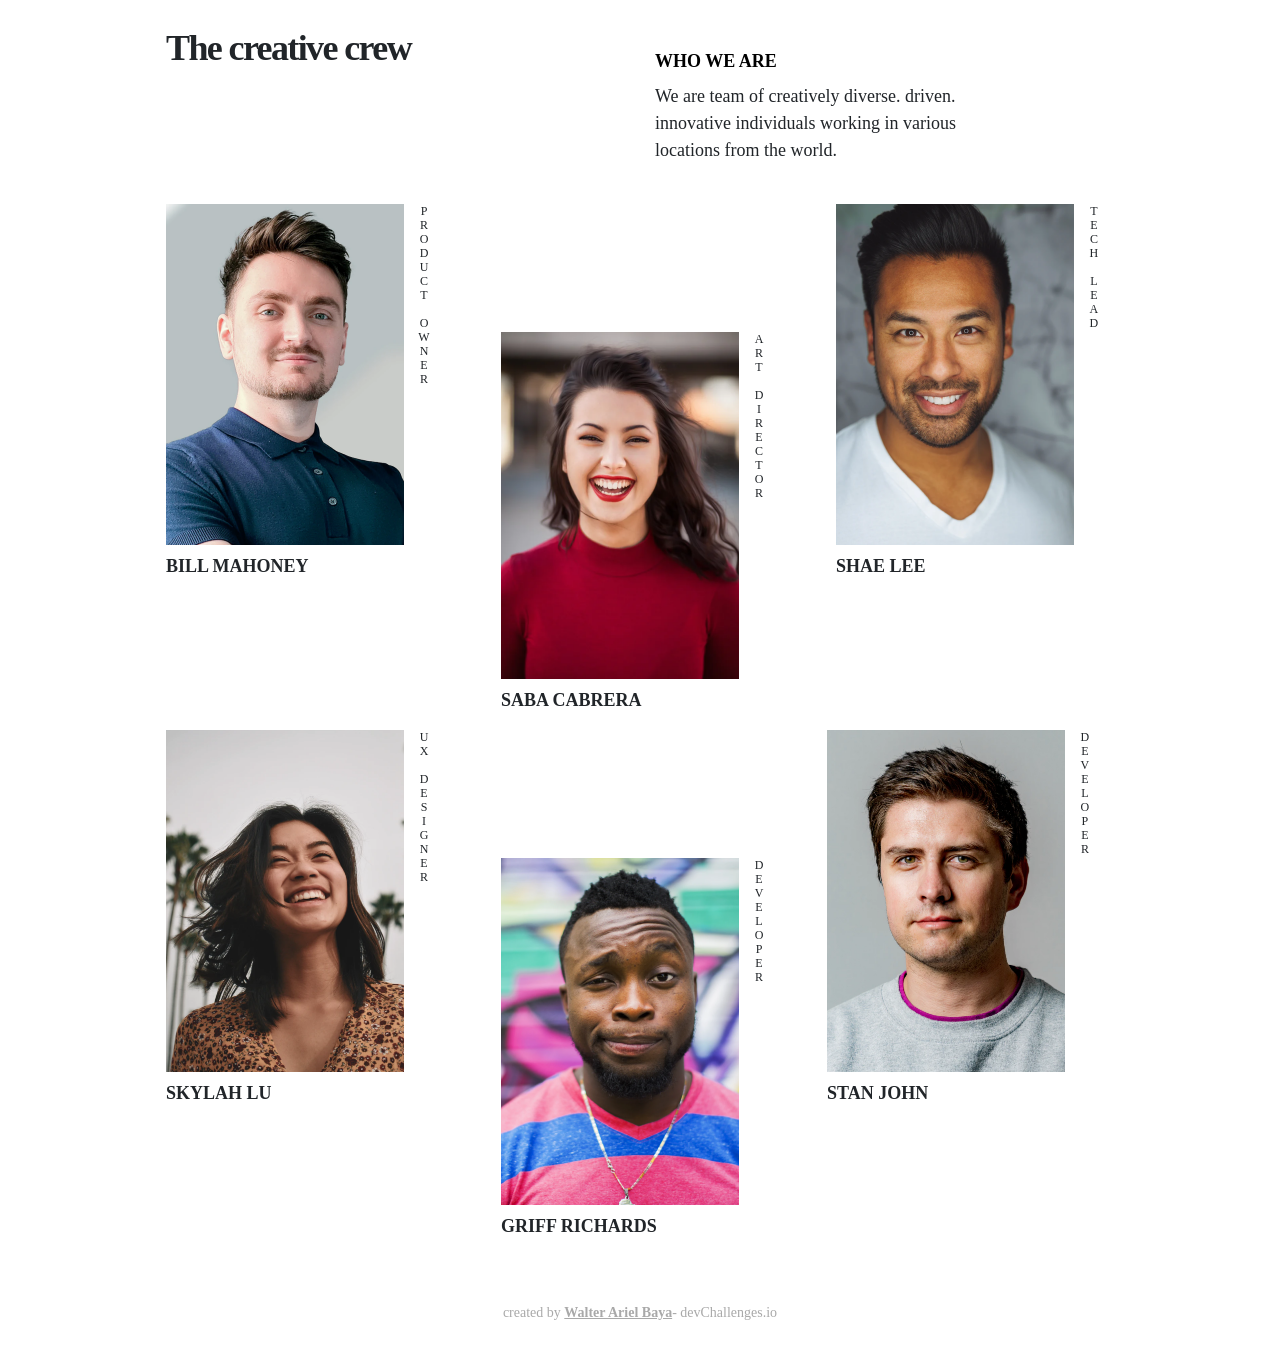
<file: index.html>
<!doctype html>
<html lang="en">

<head>
    <!-- Required meta tags -->
    <meta charset="utf-8">
    <meta name="viewport" content="width=device-width, initial-scale=1, shrink-to-fit=no">

    <link rel="stylesheet" href="https://stackpath.bootstrapcdn.com/bootstrap/4.3.1/css/bootstrap.min.css"
        integrity="sha384-ggOyR0iXCbMQv3Xipma34MD+dH/1fQ784/j6cY/iJTQUOhcWr7x9JvoRxT2MZw1T" crossorigin="anonymous">
    <link rel="stylesheet" href="./assets/css/index.css">

    <title>Team Page</title>
</head>

<body>
    <div class="container py-4 px-md-3 px-xl-5">
        <header class="row px-md-3  px-xl-5">
            <div class="col-12 col-lg-6">
                <h1>The creative crew</h1>
            </div>
            <div class="col-12 col-lg-6 py-4">
                <h3>
                    Who we are
                </h3>
                <p>We are team of creatively diverse. driven. innovative individuals working in various locations from
                    the world.</p>
            </div>
        </header>
        <main class="row px-md-3 px-xl-5">
            <div class="col-lg-4 col-6 image-container d-flex align-items-start justify-content-start">
                <div>
                    <div class="d-flex">
                        <img class="img-fluid" src="./assets/img/photo1.png" alt="photo1">
                        <p class="vertical-text">Product Owner</p>
                    </div>
                    <h4 class="py-2">Bill Mahoney</h4>
                </div>
            </div>
            <div class="col-lg-4 col-6 image-container d-flex align-items-end justify-content-center">
                <div>
                    <div class="d-flex">
                        <img class="img-fluid" src="./assets/img/photo2.png" alt="photo2">
                        <p class="vertical-text">Art Director</p>
                    </div>
                    <h4 class="py-2">Saba Cabrera</h4>
                </div>
            </div>
            <div class="col-lg-4 col-6 image-container d-flex align-items-start justify-content-end">
                <div>
                    <div class="d-flex">
                        <img class="img-fluid" src="./assets/img/photo3.png" alt="photo3">
                        <p class="vertical-text">Tech Lead</p>
                    </div>
                    <h4 class="py-2">Shae Lee</h4>
                </div>
            </div>
            <div class="col-lg-4 col-6 image-container d-flex align-items-end align-items-lg-start justify-content-start">
                <div>
                    <div class="d-flex">
                        <img class="img-fluid" src="./assets/img/photo4.png" alt="photo4">
                        <p class="vertical-text">Ux Designer</p>
                    </div>
                    <h4 class="py-2">Skylah Lu</h4>
                </div>
            </div>
            <div class="col-lg-4 col-6 image-container d-flex align-items-start align-items-lg-end justify-content-center">
                <div>
                    <div class="d-flex">
                        <img class="img-fluid" src="./assets/img/photo5.png" alt="photo5">
                        <p class="vertical-text">Developer</p>
                    </div>
                    <h4 class="py-2">Griff Richards</h4>
                </div>
            </div>
            <div class="col-lg-4 col-6 image-container d-flex align-items-end align-items-lg-start justify-content-center">
                <div>
                    <div class="d-flex">
                        <img class="img-fluid" src="./assets/img/photo6.png" alt="photo6">
                        <p class="vertical-text">Developer</p>
                    </div>
                    <h4 class="py-2">Stan John</h4>
                </div>
            </div>
        </main>
        <footer class="row d-flex justify-content-center mt-5">
            <p>created by <span><strong>Walter Ariel Baya</strong></span>- devChallenges.io</p>
        </footer>
    </div>


    <script src="https://code.jquery.com/jquery-3.3.1.slim.min.js"
        integrity="sha384-q8i/X+965DzO0rT7abK41JStQIAqVgRVzpbzo5smXKp4YfRvH+8abtTE1Pi6jizo"
        crossorigin="anonymous"></script>
    <script src="https://cdnjs.cloudflare.com/ajax/libs/popper.js/1.14.7/umd/popper.min.js"
        integrity="sha384-UO2eT0CpHqdSJQ6hJty5KVphtPhzWj9WO1clHTMGa3JDZwrnQq4sF86dIHNDz0W1"
        crossorigin="anonymous"></script>
    <script src="https://stackpath.bootstrapcdn.com/bootstrap/4.3.1/js/bootstrap.min.js"
        integrity="sha384-JjSmVgyd0p3pXB1rRibZUAYoIIy6OrQ6VrjIEaFf/nJGzIxFDsf4x0xIM+B07jRM"
        crossorigin="anonymous"></script>
</body>

</html>
</file>
<file: assets/css/index.css>
.vertical-text {
    text-orientation: upright;
    writing-mode: vertical-lr;
    font-family: PT Serif;
    font-size: 12px;
    line-height: 16px;
    text-transform: uppercase
}

.image-container {
    height: 526px;
}

h1 {
    font-family: Serif;
    font-weight: bold;
    font-size: 36px;
    line-height: 48px;
    letter-spacing: -0.045em;
}

h3 {
    font-family: Poppins;
    font-weight: 600;
    font-size: 18px;
    line-height: 27px;
    text-transform: uppercase;
    color: #000000;
}

h4 {
    font-family: Poppins;
    font-weight: 600;
    font-size: 18px;
    line-height: 27px;
    text-transform: uppercase;
}


header p {
    font-family: Poppins;
    font-size: 18px;
    line-height: 27px;
    width: 350px;
}

img {
    width: 238px;
    height: 426.5px;
}

footer {
    font-family: Montserrat;
    font-size: 14px;
    line-height: 17px;
    text-align: center;
    color: #A9A9A9;
}

span {
    text-decoration: underline;
}

@media (max-width: 767px) {
    .image-container {
        height: 356px;
    }

    .vertical-text {
        text-orientation: upright;
        writing-mode: vertical-lr;
        font-family: PT Serif;
        font-size: 10px;
        line-height: 16px;
        text-transform: uppercase
    }
    
    h1 {
        font-family: PT Serif;
        font-weight: bold;
        font-size: 8vw;
        line-height: 48px;
        letter-spacing: -0.045em;
        color: #000000;
    }

    p {
        width: max-content;
    }

    h3 {
        font-family: Poppins;
        font-weight: 600;
        font-size: 18px;
        line-height: 27px;
        text-transform: uppercase;

        color: #000000;
    }

    h4 {
        font-family: Poppins;
        font-weight: 600;
        font-size: 14px;
        line-height: 27px;
        text-transform: uppercase;
    }

    img {
        min-width: 170px;
        height: 240px;
    }
}
</file>
